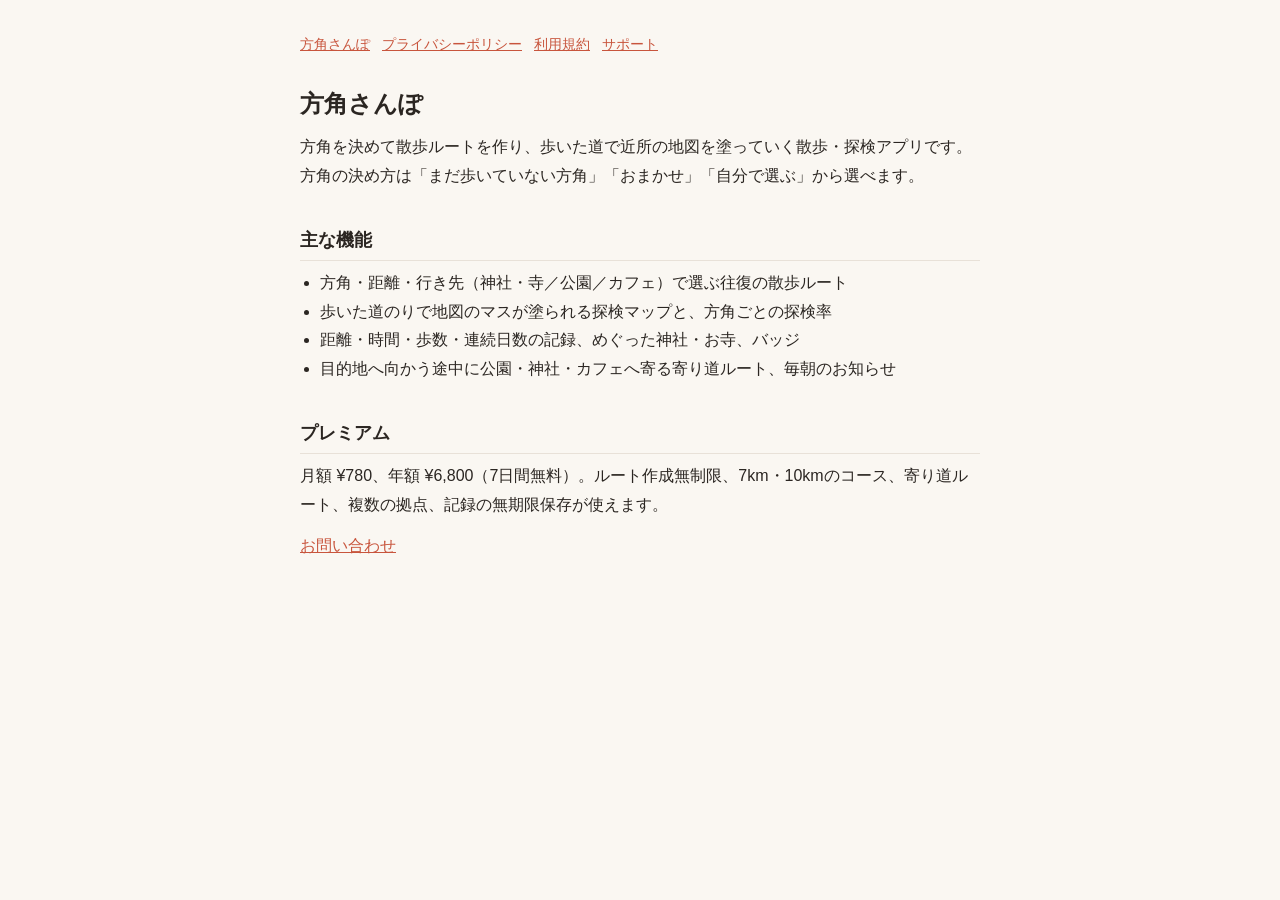
<file: index.html>
<!DOCTYPE html><html lang="ja"><head><meta charset="UTF-8"><meta name="viewport" content="width=device-width, initial-scale=1.0"><title>方角さんぽ</title><link rel="stylesheet" href="_style.css"></head><body>
<nav><a href="index.html">方角さんぽ</a><a href="privacy.html">プライバシーポリシー</a><a href="terms.html">利用規約</a><a href="support.html">サポート</a></nav>
<h1>方角さんぽ</h1>
<p>方角を決めて散歩ルートを作り、歩いた道で近所の地図を塗っていく散歩・探検アプリです。方角の決め方は「まだ歩いていない方角」「おまかせ」「自分で選ぶ」から選べます。</p>
<h2>主な機能</h2>
<ul><li>方角・距離・行き先（神社・寺／公園／カフェ）で選ぶ往復の散歩ルート</li><li>歩いた道のりで地図のマスが塗られる探検マップと、方角ごとの探検率</li><li>距離・時間・歩数・連続日数の記録、めぐった神社・お寺、バッジ</li><li>目的地へ向かう途中に公園・神社・カフェへ寄る寄り道ルート、毎朝のお知らせ</li></ul>
<h2>プレミアム</h2>
<p>月額 ¥780、年額 ¥6,800（7日間無料）。ルート作成無制限、7km・10kmのコース、寄り道ルート、複数の拠点、記録の無期限保存が使えます。</p>
<p><a href="support.html">お問い合わせ</a></p>
</body></html>
</file>
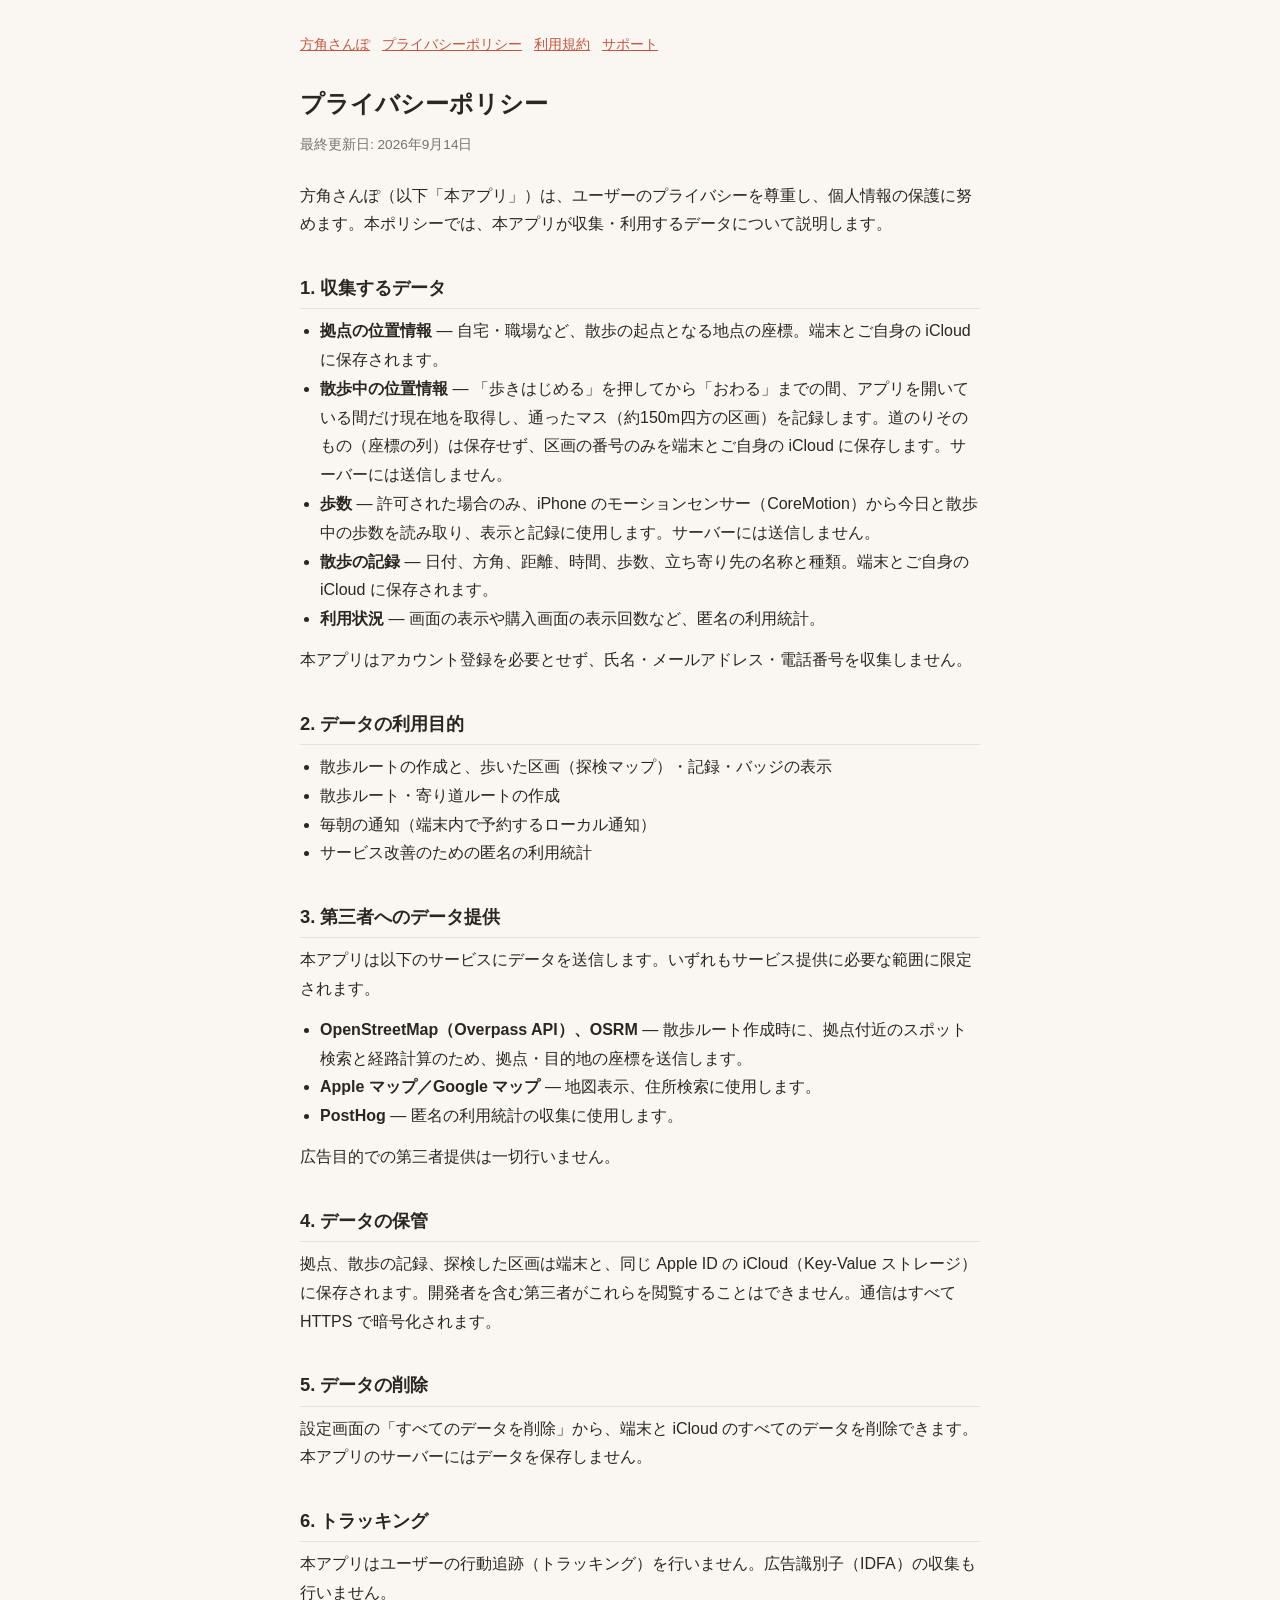
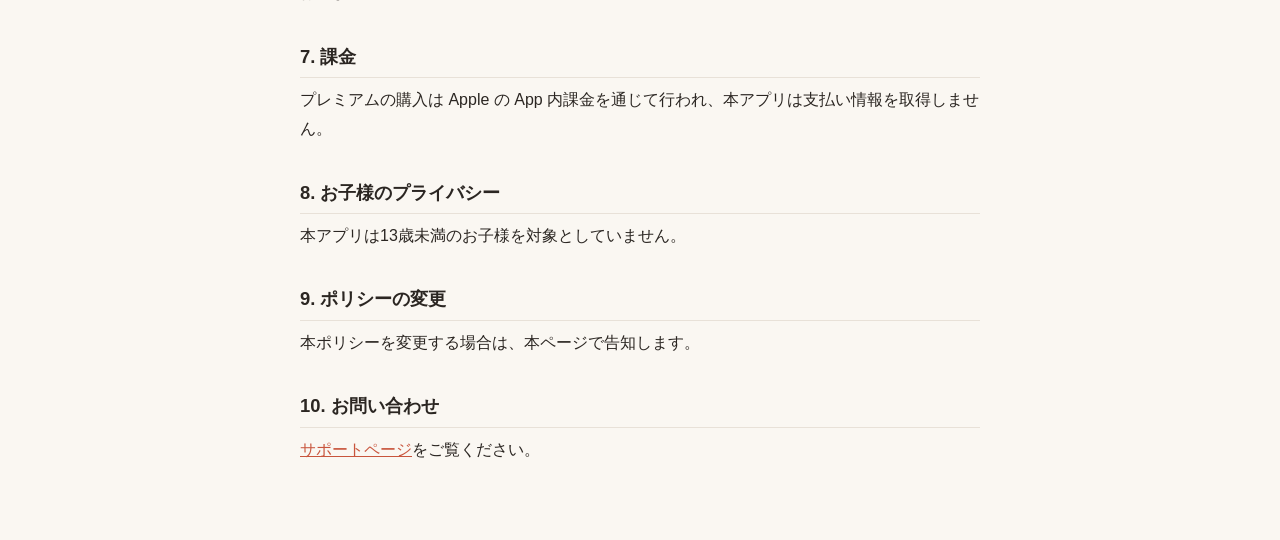
<file: privacy.html>
<!DOCTYPE html><html lang="ja"><head><meta charset="UTF-8"><meta name="viewport" content="width=device-width, initial-scale=1.0"><title>プライバシーポリシー - 方角さんぽ</title><link rel="stylesheet" href="_style.css"></head><body>
<nav><a href="index.html">方角さんぽ</a><a href="privacy.html">プライバシーポリシー</a><a href="terms.html">利用規約</a><a href="support.html">サポート</a></nav>
<h1>プライバシーポリシー</h1>
<p class="updated">最終更新日: 2026年9月14日</p>
<p>方角さんぽ（以下「本アプリ」）は、ユーザーのプライバシーを尊重し、個人情報の保護に努めます。本ポリシーでは、本アプリが収集・利用するデータについて説明します。</p>
<h2>1. 収集するデータ</h2>
<ul>
<li><strong>拠点の位置情報</strong> — 自宅・職場など、散歩の起点となる地点の座標。端末とご自身の iCloud に保存されます。</li>
<li><strong>散歩中の位置情報</strong> — 「歩きはじめる」を押してから「おわる」までの間、アプリを開いている間だけ現在地を取得し、通ったマス（約150m四方の区画）を記録します。道のりそのもの（座標の列）は保存せず、区画の番号のみを端末とご自身の iCloud に保存します。サーバーには送信しません。</li>
<li><strong>歩数</strong> — 許可された場合のみ、iPhone のモーションセンサー（CoreMotion）から今日と散歩中の歩数を読み取り、表示と記録に使用します。サーバーには送信しません。</li>
<li><strong>散歩の記録</strong> — 日付、方角、距離、時間、歩数、立ち寄り先の名称と種類。端末とご自身の iCloud に保存されます。</li>
<li><strong>利用状況</strong> — 画面の表示や購入画面の表示回数など、匿名の利用統計。</li>
</ul>
<p>本アプリはアカウント登録を必要とせず、氏名・メールアドレス・電話番号を収集しません。</p>
<h2>2. データの利用目的</h2>
<ul><li>散歩ルートの作成と、歩いた区画（探検マップ）・記録・バッジの表示</li><li>散歩ルート・寄り道ルートの作成</li><li>毎朝の通知（端末内で予約するローカル通知）</li><li>サービス改善のための匿名の利用統計</li></ul>
<h2>3. 第三者へのデータ提供</h2>
<p>本アプリは以下のサービスにデータを送信します。いずれもサービス提供に必要な範囲に限定されます。</p>
<ul>
<li><strong>OpenStreetMap（Overpass API）、OSRM</strong> — 散歩ルート作成時に、拠点付近のスポット検索と経路計算のため、拠点・目的地の座標を送信します。</li>
<li><strong>Apple マップ／Google マップ</strong> — 地図表示、住所検索に使用します。</li>
<li><strong>PostHog</strong> — 匿名の利用統計の収集に使用します。</li>
</ul>
<p>広告目的での第三者提供は一切行いません。</p>
<h2>4. データの保管</h2>
<p>拠点、散歩の記録、探検した区画は端末と、同じ Apple ID の iCloud（Key-Value ストレージ）に保存されます。開発者を含む第三者がこれらを閲覧することはできません。通信はすべて HTTPS で暗号化されます。</p>
<h2>5. データの削除</h2>
<p>設定画面の「すべてのデータを削除」から、端末と iCloud のすべてのデータを削除できます。本アプリのサーバーにはデータを保存しません。</p>
<h2>6. トラッキング</h2>
<p>本アプリはユーザーの行動追跡（トラッキング）を行いません。広告識別子（IDFA）の収集も行いません。</p>
<h2>7. 課金</h2>
<p>プレミアムの購入は Apple の App 内課金を通じて行われ、本アプリは支払い情報を取得しません。</p>
<h2>8. お子様のプライバシー</h2>
<p>本アプリは13歳未満のお子様を対象としていません。</p>
<h2>9. ポリシーの変更</h2>
<p>本ポリシーを変更する場合は、本ページで告知します。</p>
<h2>10. お問い合わせ</h2>
<p><a href="support.html">サポートページ</a>をご覧ください。</p>
</body></html>
</file>
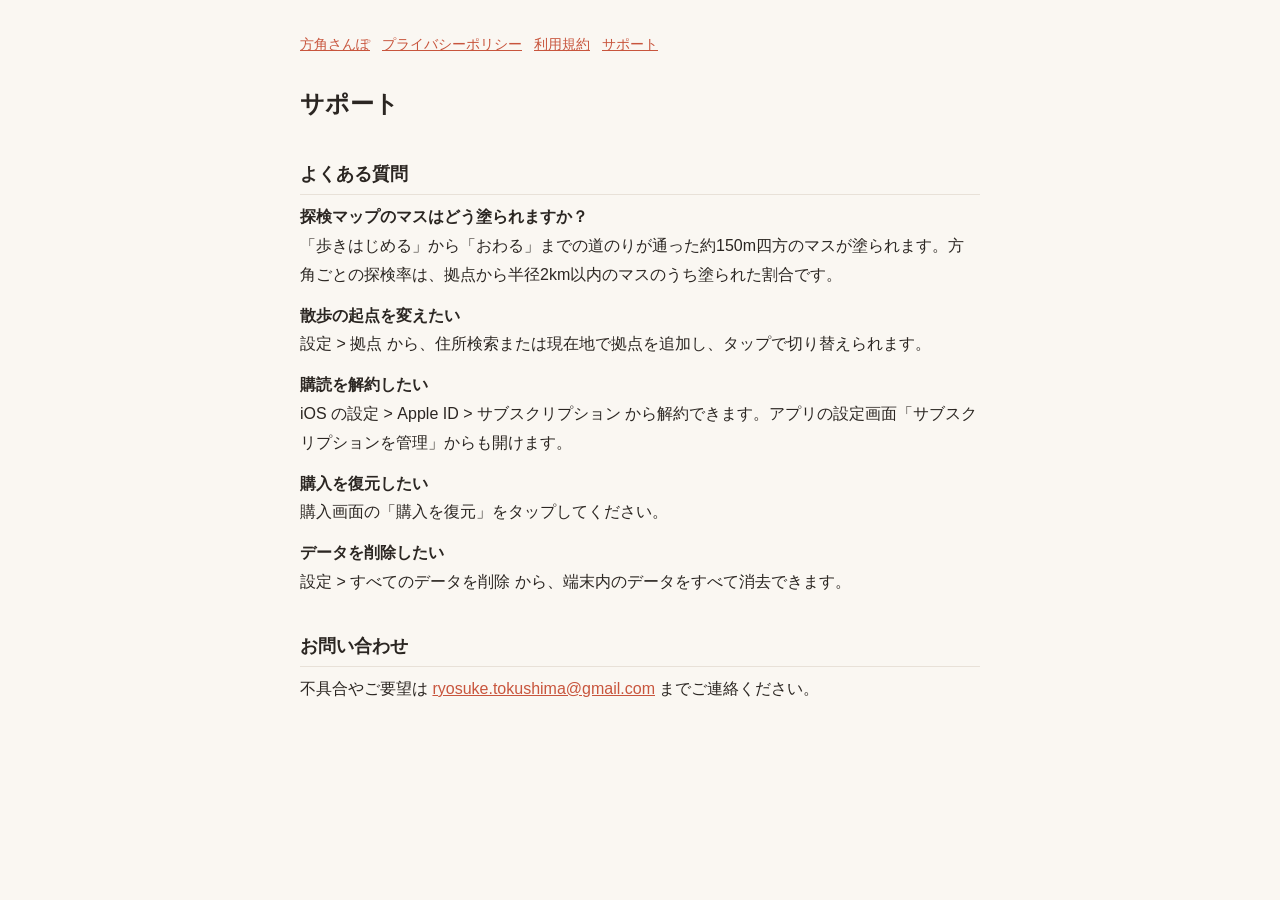
<file: support.html>
<!DOCTYPE html><html lang="ja"><head><meta charset="UTF-8"><meta name="viewport" content="width=device-width, initial-scale=1.0"><title>サポート - 方角さんぽ</title><link rel="stylesheet" href="_style.css"></head><body>
<nav><a href="index.html">方角さんぽ</a><a href="privacy.html">プライバシーポリシー</a><a href="terms.html">利用規約</a><a href="support.html">サポート</a></nav>
<h1>サポート</h1>
<h2>よくある質問</h2>
<p><strong>探検マップのマスはどう塗られますか？</strong><br>「歩きはじめる」から「おわる」までの道のりが通った約150m四方のマスが塗られます。方角ごとの探検率は、拠点から半径2km以内のマスのうち塗られた割合です。</p>
<p><strong>散歩の起点を変えたい</strong><br>設定 &gt; 拠点 から、住所検索または現在地で拠点を追加し、タップで切り替えられます。</p>
<p><strong>購読を解約したい</strong><br>iOS の設定 &gt; Apple ID &gt; サブスクリプション から解約できます。アプリの設定画面「サブスクリプションを管理」からも開けます。</p>
<p><strong>購入を復元したい</strong><br>購入画面の「購入を復元」をタップしてください。</p>
<p><strong>データを削除したい</strong><br>設定 &gt; すべてのデータを削除 から、端末内のデータをすべて消去できます。</p>
<h2>お問い合わせ</h2>
<p>不具合やご要望は <a href="mailto:ryosuke.tokushima@gmail.com">ryosuke.tokushima@gmail.com</a> までご連絡ください。</p>
</body></html>
</file>
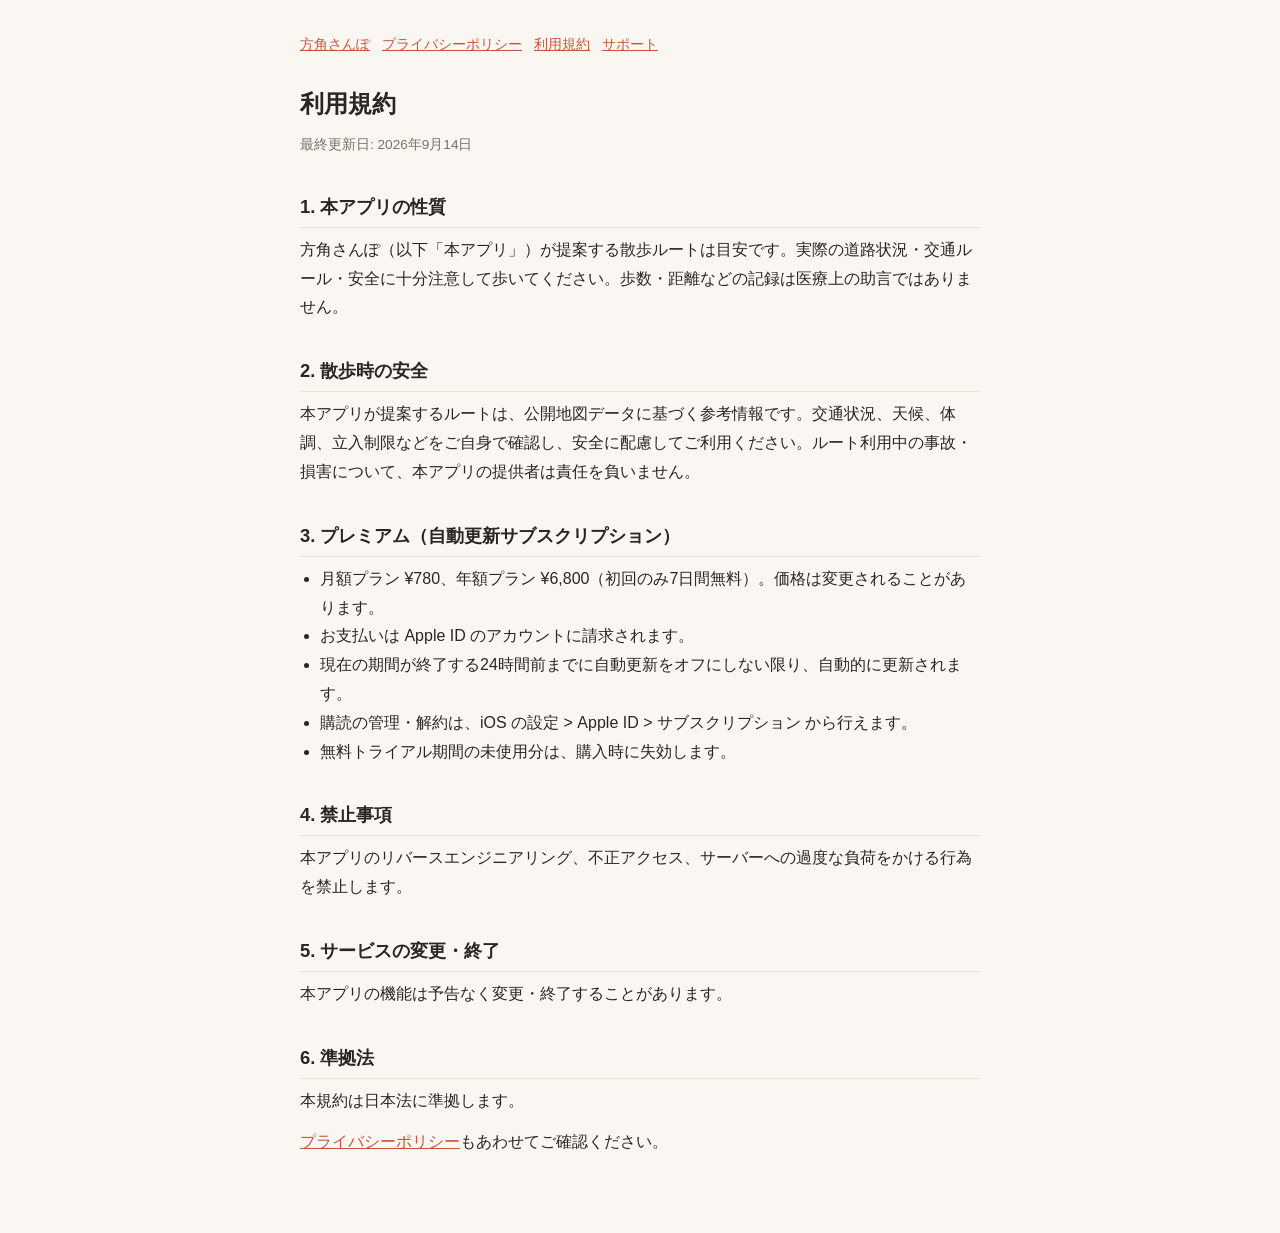
<file: terms.html>
<!DOCTYPE html><html lang="ja"><head><meta charset="UTF-8"><meta name="viewport" content="width=device-width, initial-scale=1.0"><title>利用規約 - 方角さんぽ</title><link rel="stylesheet" href="_style.css"></head><body>
<nav><a href="index.html">方角さんぽ</a><a href="privacy.html">プライバシーポリシー</a><a href="terms.html">利用規約</a><a href="support.html">サポート</a></nav>
<h1>利用規約</h1>
<p class="updated">最終更新日: 2026年9月14日</p>
<h2>1. 本アプリの性質</h2>
<p>方角さんぽ（以下「本アプリ」）が提案する散歩ルートは目安です。実際の道路状況・交通ルール・安全に十分注意して歩いてください。歩数・距離などの記録は医療上の助言ではありません。</p>
<h2>2. 散歩時の安全</h2>
<p>本アプリが提案するルートは、公開地図データに基づく参考情報です。交通状況、天候、体調、立入制限などをご自身で確認し、安全に配慮してご利用ください。ルート利用中の事故・損害について、本アプリの提供者は責任を負いません。</p>
<h2>3. プレミアム（自動更新サブスクリプション）</h2>
<ul>
<li>月額プラン ¥780、年額プラン ¥6,800（初回のみ7日間無料）。価格は変更されることがあります。</li>
<li>お支払いは Apple ID のアカウントに請求されます。</li>
<li>現在の期間が終了する24時間前までに自動更新をオフにしない限り、自動的に更新されます。</li>
<li>購読の管理・解約は、iOS の設定 &gt; Apple ID &gt; サブスクリプション から行えます。</li>
<li>無料トライアル期間の未使用分は、購入時に失効します。</li>
</ul>
<h2>4. 禁止事項</h2>
<p>本アプリのリバースエンジニアリング、不正アクセス、サーバーへの過度な負荷をかける行為を禁止します。</p>
<h2>5. サービスの変更・終了</h2>
<p>本アプリの機能は予告なく変更・終了することがあります。</p>
<h2>6. 準拠法</h2>
<p>本規約は日本法に準拠します。</p>
<p><a href="privacy.html">プライバシーポリシー</a>もあわせてご確認ください。</p>
</body></html>
</file>
<file: _style.css>
* { margin: 0; padding: 0; box-sizing: border-box; }
body { font-family: -apple-system, BlinkMacSystemFont, 'Hiragino Sans', sans-serif; line-height: 1.8; color: #2B2622; background: #FAF7F2; max-width: 720px; margin: 0 auto; padding: 32px 20px 64px; }
h1 { font-size: 1.5rem; margin-bottom: 8px; }
h2 { font-size: 1.15rem; margin-top: 32px; margin-bottom: 8px; border-bottom: 1px solid #E8E1D8; padding-bottom: 4px; }
p, ul { margin-bottom: 12px; } ul { padding-left: 20px; }
.updated { font-size: 0.85rem; color: #7A7168; margin-bottom: 24px; }
a { color: #C8553D; } nav { font-size: 0.9rem; margin-bottom: 24px; } nav a { margin-right: 12px; }
</file>
